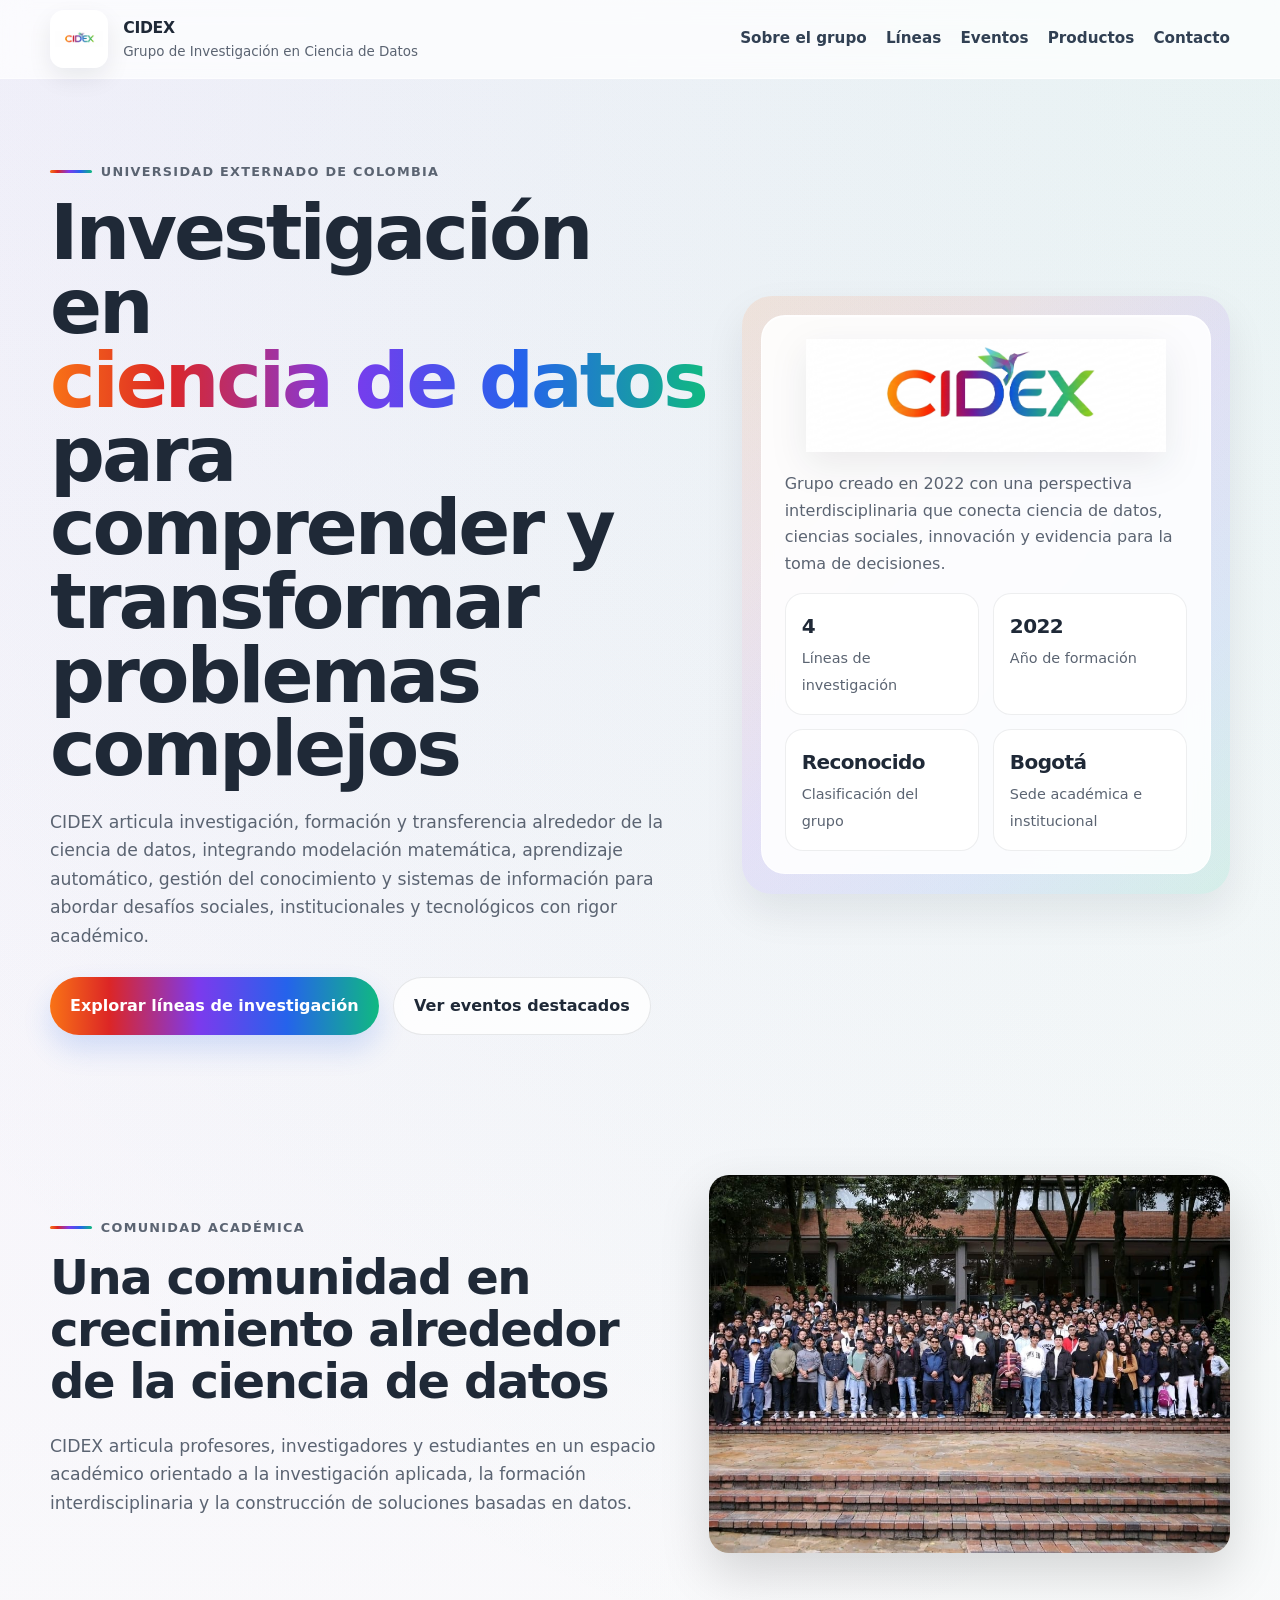
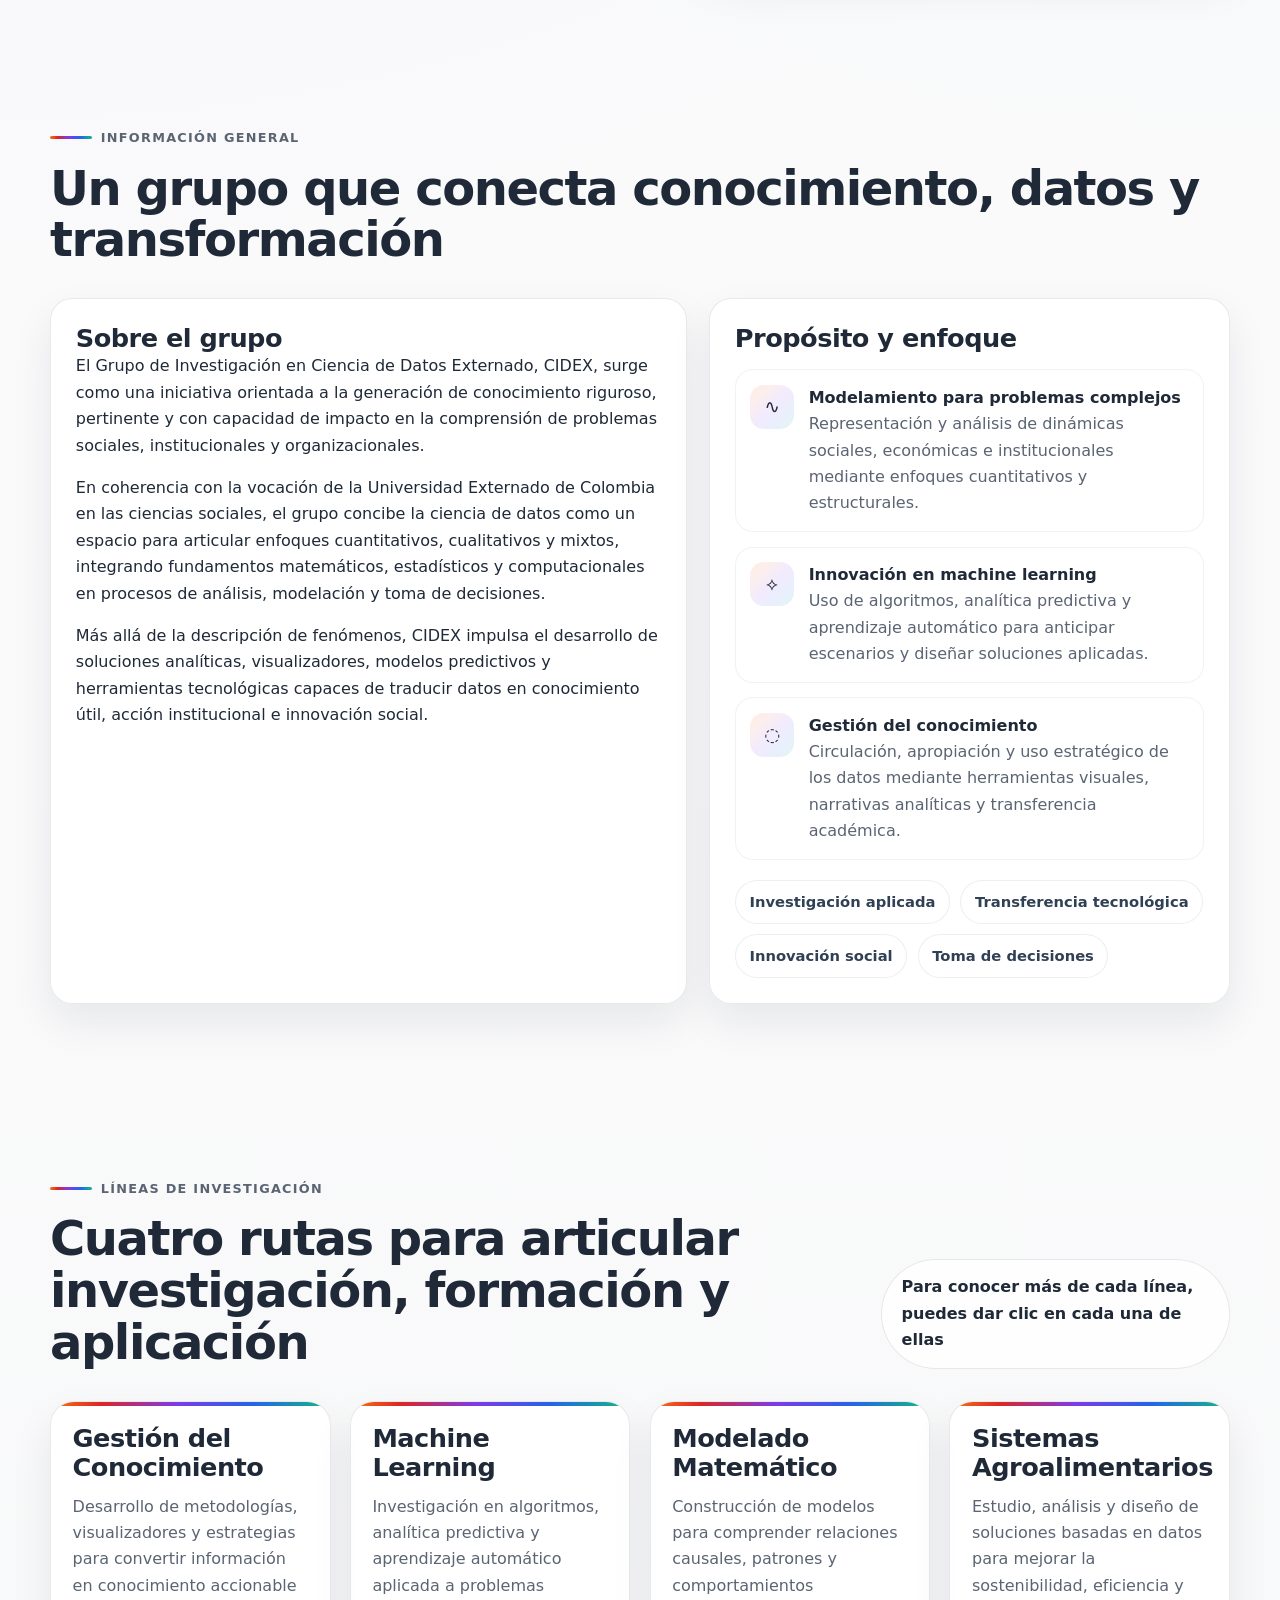
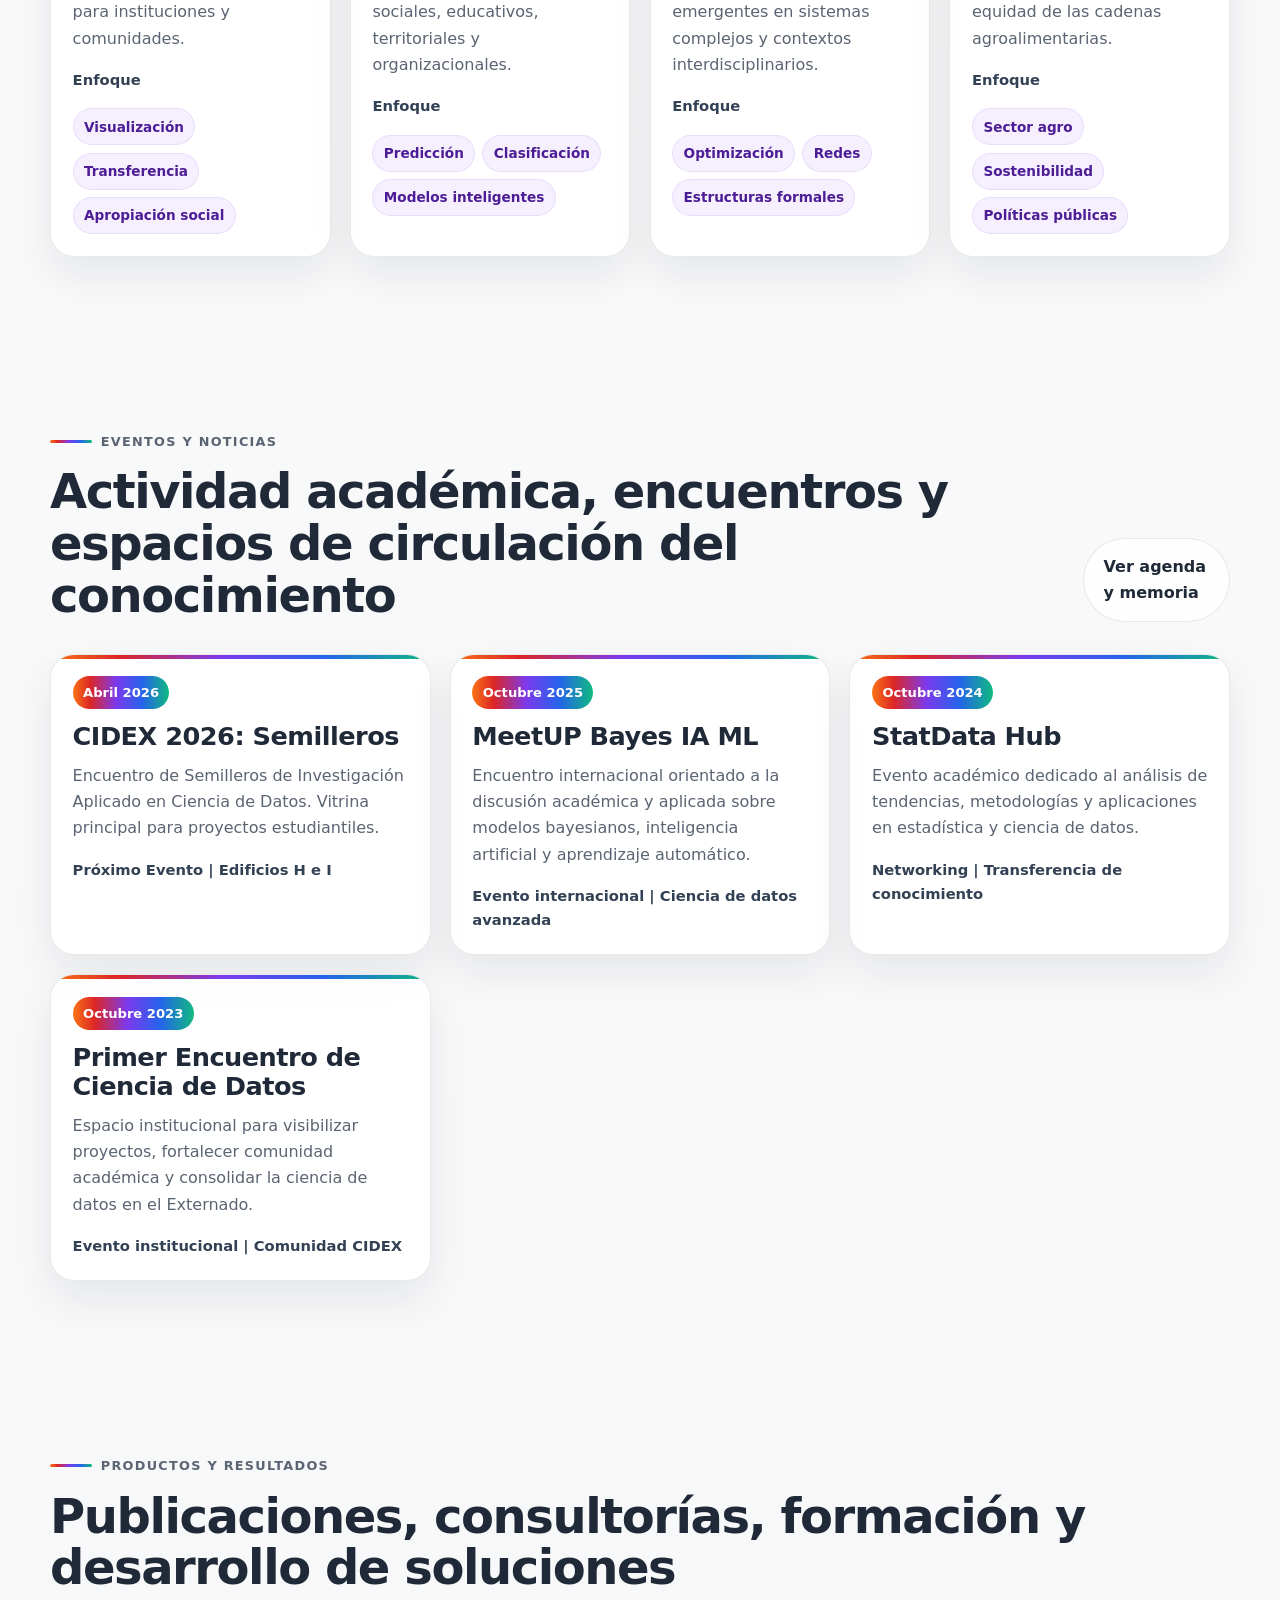
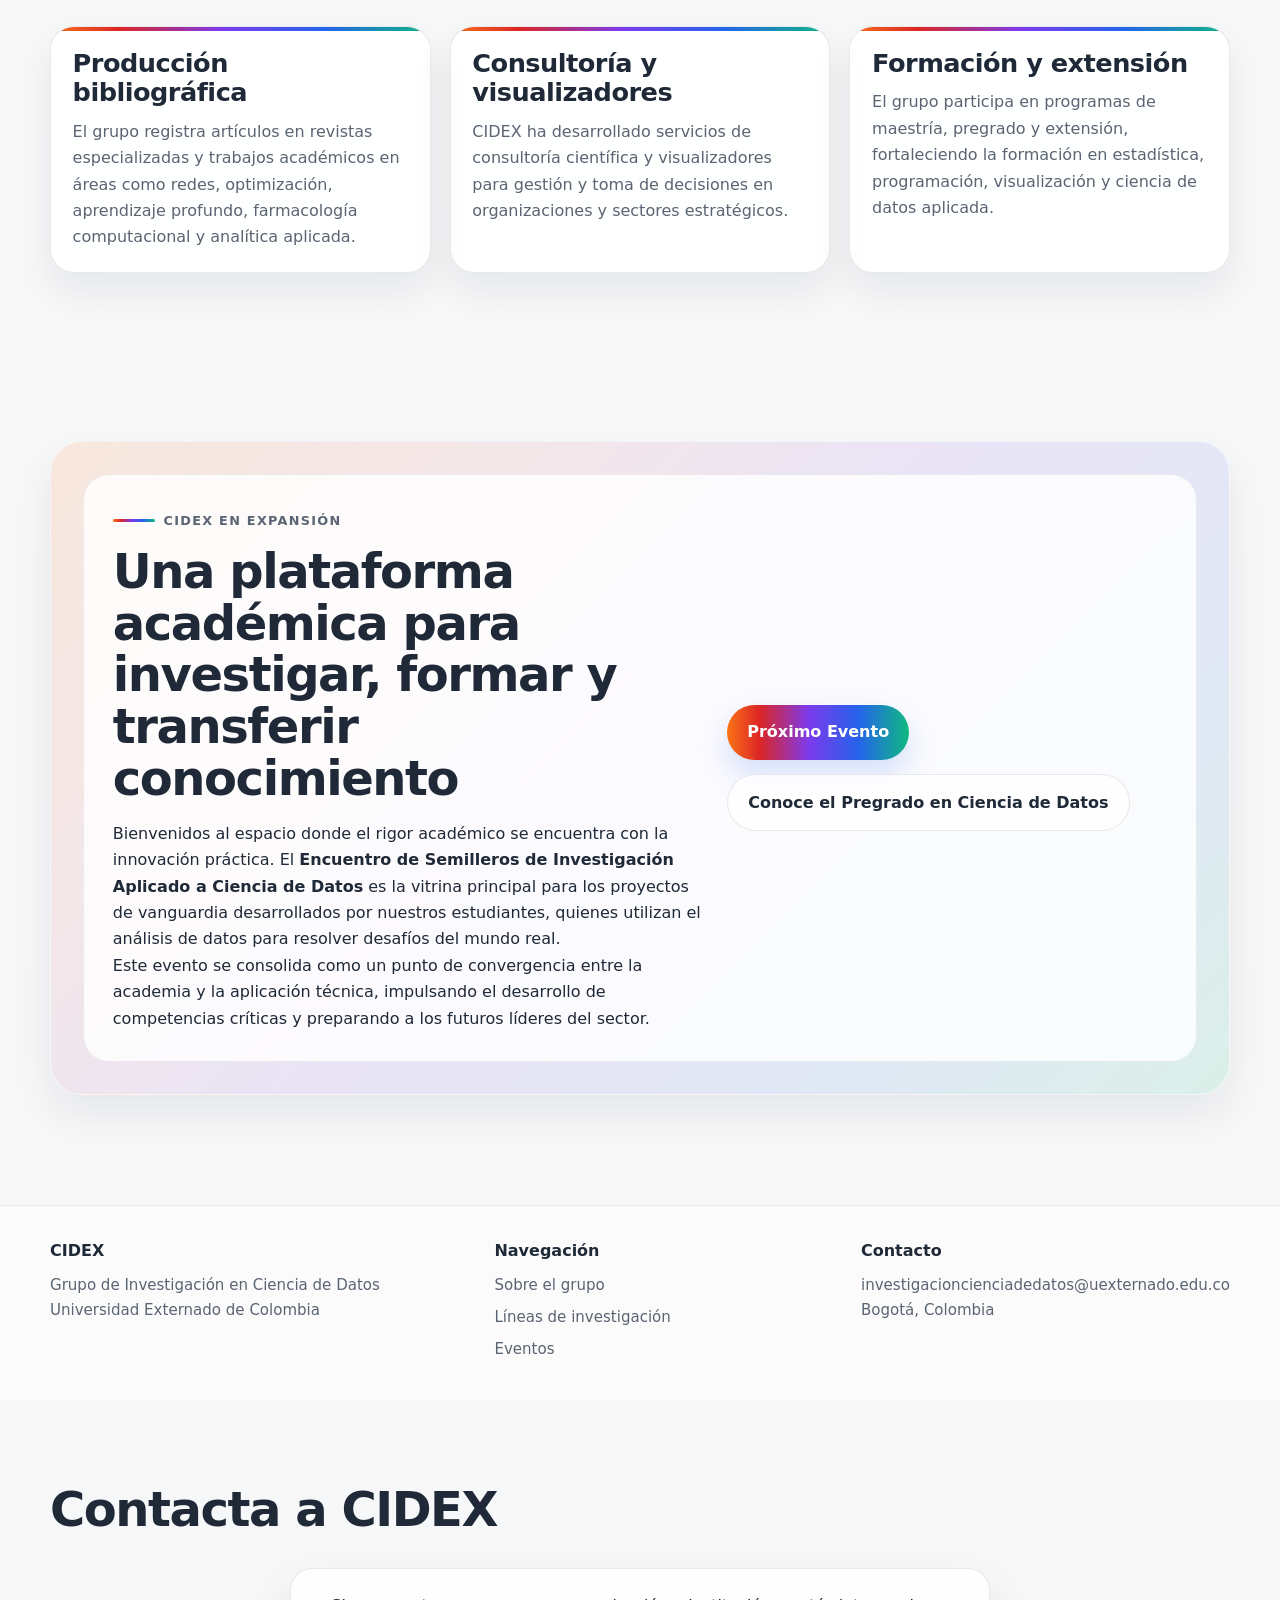
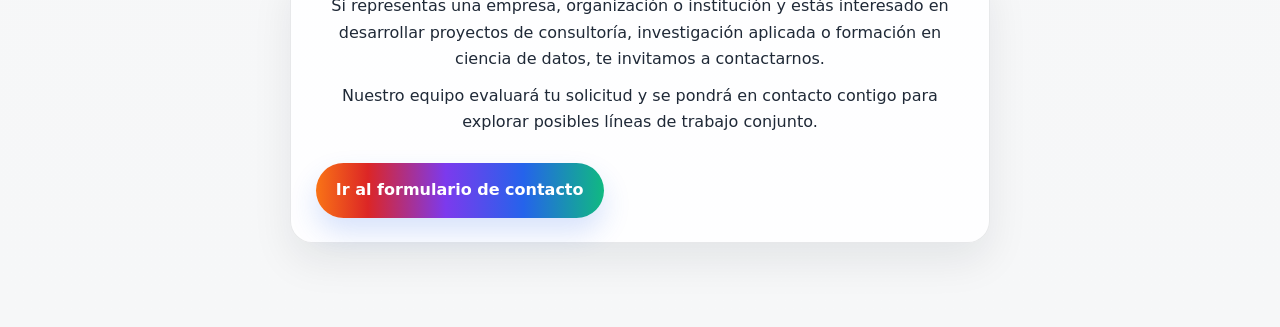
<file: index.html>
<!DOCTYPE html>
<html lang="es">

<head>
    <meta charset="UTF-8" />
    <meta name="viewport" content="width=device-width, initial-scale=1.0" />
    <title>CIDEX | Grupo de Investigación en Ciencia de Datos</title>
    <meta name="description"
        content="CIDEX, Grupo de Investigación en Ciencia de Datos de la Universidad Externado de Colombia." />
    <style>
        :root {
            --cidex-orange: #f97316;
            --cidex-red: #dc2626;
            --cidex-purple: #7c3aed;
            --cidex-blue: #2563eb;
            --cidex-green: #10b981;
            --text: #1f2937;
            --muted: #5b6472;
            --bg: #f6f7f8;
            --surface: rgba(255, 255, 255, 0.88);
            --border: rgba(31, 41, 55, 0.10);
            --shadow: 0 18px 40px rgba(15, 23, 42, 0.08);
            --radius: 22px;
            --gradient: linear-gradient(90deg, #f97316 0%, #dc2626 18%, #7c3aed 45%, #2563eb 72%, #10b981 100%);
            --gradient-soft: linear-gradient(135deg, rgba(249, 115, 22, 0.12), rgba(220, 38, 38, 0.08), rgba(124, 58, 237, 0.10), rgba(37, 99, 235, 0.10), rgba(16, 185, 129, 0.12));
            --max: 1180px;
        }

        * {
            box-sizing: border-box;
        }

        html {
            scroll-behavior: smooth;
        }

        body {
            margin: 0;
            font-family: Inter, ui-sans-serif, system-ui, -apple-system, BlinkMacSystemFont, "Segoe UI", sans-serif;
            color: var(--text);
            background:
                radial-gradient(circle at top left, rgba(124, 58, 237, 0.06), transparent 28%),
                radial-gradient(circle at top right, rgba(16, 185, 129, 0.07), transparent 26%),
                linear-gradient(180deg, #fbfbfc 0%, var(--bg) 100%);
            line-height: 1.65;
        }

        img {
            max-width: 100%;
            display: block;
        }

        a {
            color: inherit;
            text-decoration: none;
        }

        .container {
            width: min(calc(100% - 2rem), var(--max));
            margin: 0 auto;
        }

        .section {
            padding: 84px 0;
        }

        .section-header {
            display: flex;
            align-items: end;
            justify-content: space-between;
            gap: 1rem;
            margin-bottom: 2rem;
        }

        .eyebrow {
            display: inline-flex;
            align-items: center;
            gap: 0.55rem;
            font-size: 0.8rem;
            letter-spacing: 0.1em;
            text-transform: uppercase;
            color: var(--muted);
            margin-bottom: 0.9rem;
            font-weight: 700;
        }

        .eyebrow::before {
            content: "";
            width: 42px;
            height: 3px;
            border-radius: 999px;
            background: var(--gradient);
        }

        h1,
        h2,
        h3,
        h4,
        p {
            margin: 0;
        }

        h1 {
            font-size: clamp(2.7rem, 6vw, 5.2rem);
            line-height: 0.96;
            letter-spacing: -0.04em;
            font-weight: 800;
        }

        h2 {
            font-size: clamp(1.9rem, 4vw, 3rem);
            line-height: 1.08;
            letter-spacing: -0.03em;
            font-weight: 800;
        }

        h3 {
            font-size: clamp(1.2rem, 2.5vw, 1.6rem);
            line-height: 1.15;
            letter-spacing: -0.02em;
            font-weight: 800;
        }

        .lead {
            font-size: 1.08rem;
            color: var(--muted);
            max-width: 760px;
        }

        .site-header {
            position: sticky;
            top: 0;
            z-index: 30;
            backdrop-filter: blur(14px);
            background: rgba(255, 255, 255, 0.72);
            border-bottom: 1px solid rgba(255, 255, 255, 0.55);
        }

        .nav-wrap {
            display: flex;
            align-items: center;
            justify-content: space-between;
            gap: 1rem;
            min-height: 78px;
        }

        .brand {
            display: flex;
            align-items: center;
            gap: 0.95rem;
            min-width: 0;
        }

        .brand img {
            width: 58px;
            height: 58px;
            object-fit: contain;
            border-radius: 14px;
            background: rgba(255, 255, 255, 0.88);
            box-shadow: 0 10px 24px rgba(15, 23, 42, 0.08);
            padding: 0.28rem;
        }

        .brand-text {
            min-width: 0;
        }

        .brand-title {
            font-size: 0.98rem;
            font-weight: 800;
            letter-spacing: -0.02em;
            white-space: nowrap;
        }

        .brand-subtitle {
            font-size: 0.84rem;
            color: var(--muted);
            white-space: nowrap;
            overflow: hidden;
            text-overflow: ellipsis;
        }

        .nav {
            display: flex;
            gap: 1.2rem;
            align-items: center;
            flex-wrap: wrap;
            justify-content: flex-end;
            font-size: 0.95rem;
            color: #314053;
        }

        .nav a {
            position: relative;
            padding: 0.3rem 0;
            font-weight: 600;
        }

        .nav a::after {
            content: "";
            position: absolute;
            left: 0;
            bottom: -0.1rem;
            width: 100%;
            height: 2px;
            border-radius: 999px;
            background: var(--gradient);
            transform: scaleX(0);
            transform-origin: left;
            transition: transform 0.22s ease;
        }

        .nav a:hover::after,
        .nav a:focus-visible::after {
            transform: scaleX(1);
        }

        .hero {
            padding: 76px 0 56px;
        }

        .hero-grid {
            display: grid;
            grid-template-columns: 1.15fr 0.85fr;
            gap: 2rem;
            align-items: center;
        }

        .hero-title span {
            background: var(--gradient);
            -webkit-background-clip: text;
            background-clip: text;
            color: transparent;
            display: inline-block;
        }

        .hero-copy {
            margin-top: 1.35rem;
            font-size: 1.08rem;
            color: var(--muted);
            max-width: 760px;
        }

        .hero-actions {
            display: flex;
            gap: 0.9rem;
            flex-wrap: wrap;
            margin-top: 1.7rem;
        }

        .button,
        .button-secondary {
            display: inline-flex;
            align-items: center;
            justify-content: center;
            gap: 0.55rem;
            padding: 0.9rem 1.25rem;
            border-radius: 999px;
            font-weight: 700;
            transition: transform 0.18s ease, box-shadow 0.18s ease, background 0.18s ease;
        }

        .button {
            color: white;
            background: var(--gradient);
            box-shadow: 0 14px 28px rgba(37, 99, 235, 0.18);
        }

        .button-secondary {
            background: rgba(255, 255, 255, 0.78);
            border: 1px solid var(--border);
            color: var(--text);
        }

        .button:hover,
        .button-secondary:hover {
            transform: translateY(-2px);
        }

        .hero-panel {
            position: relative;
            padding: 1.2rem;
            border-radius: 30px;
            background: var(--gradient-soft);
            box-shadow: var(--shadow);
            overflow: hidden;
        }

        .hero-card {
            position: relative;
            background: var(--surface);
            border: 1px solid rgba(255, 255, 255, 0.72);
            border-radius: 24px;
            padding: 1.4rem;
            backdrop-filter: blur(12px);
            box-shadow: inset 0 1px 0 rgba(255, 255, 255, 0.7);
        }

        .hero-logo {
            width: min(100%, 360px);
            margin: 0 auto 1.2rem;
            filter: drop-shadow(0 12px 18px rgba(15, 23, 42, 0.08));
        }

        .hero-stats {
            display: grid;
            grid-template-columns: repeat(2, minmax(0, 1fr));
            gap: 0.85rem;
            margin-top: 1rem;
        }

        .stat {
            border-radius: 18px;
            background: rgba(255, 255, 255, 0.84);
            padding: 1rem;
            border: 1px solid rgba(31, 41, 55, 0.08);
        }

        .stat strong {
            display: block;
            font-size: 1.25rem;
            margin-bottom: 0.15rem;
            letter-spacing: -0.03em;
        }

        .stat span {
            font-size: 0.9rem;
            color: var(--muted);
        }

        .grid-2 {
            display: grid;
            grid-template-columns: 1.1fr 0.9fr;
            gap: 1.4rem;
        }

        .card {
            background: var(--surface);
            border: 1px solid var(--border);
            border-radius: var(--radius);
            padding: 1.55rem;
            box-shadow: var(--shadow);
        }

        .card p+p {
            margin-top: 1rem;
        }

        .pill-row {
            display: flex;
            flex-wrap: wrap;
            gap: 0.65rem;
            margin-top: 1.25rem;
        }

        .pill {
            display: inline-flex;
            align-items: center;
            border-radius: 999px;
            padding: 0.55rem 0.85rem;
            background: rgba(255, 255, 255, 0.82);
            border: 1px solid rgba(31, 41, 55, 0.08);
            font-size: 0.92rem;
            font-weight: 600;
            color: #304055;
        }

        .highlight-list {
            display: grid;
            gap: 0.9rem;
            margin-top: 1rem;
        }

        .highlight-item {
            display: grid;
            grid-template-columns: 44px 1fr;
            gap: 0.9rem;
            align-items: start;
            padding: 0.9rem;
            border-radius: 18px;
            background: rgba(255, 255, 255, 0.72);
            border: 1px solid rgba(31, 41, 55, 0.06);
        }

        .highlight-icon {
            width: 44px;
            height: 44px;
            border-radius: 14px;
            background: var(--gradient-soft);
            display: grid;
            place-items: center;
            font-size: 1.15rem;
        }

        .cards-4,
        .cards-3 {
            display: grid;
            gap: 1.2rem;
        }

        .cards-4 {
            grid-template-columns: repeat(4, minmax(0, 1fr));
        }

        .cards-3 {
            grid-template-columns: repeat(3, minmax(0, 1fr));
        }

        .line-card,
        .news-card,
        .product-card {
            background: var(--surface);
            border: 1px solid var(--border);
            border-radius: 24px;
            padding: 1.35rem;
            box-shadow: var(--shadow);
            position: relative;
            overflow: hidden;
        }

        .line-card::before,
        .news-card::before,
        .product-card::before {
            content: "";
            position: absolute;
            inset: 0 auto auto 0;
            width: 100%;
            height: 4px;
            background: var(--gradient);
        }

        .line-card p,
        .news-card p,
        .product-card p {
            color: var(--muted);
            margin-top: 0.7rem;
        }

        .line-meta,
        .news-meta {
            margin-top: 1rem;
            font-size: 0.92rem;
            color: #334155;
            font-weight: 600;
        }

        .professors {
            margin-top: 1rem;
            display: flex;
            flex-wrap: wrap;
            gap: 0.45rem;
        }

        .professors span {
            font-size: 0.85rem;
            border-radius: 999px;
            padding: 0.4rem 0.65rem;
            background: rgba(124, 58, 237, 0.08);
            border: 1px solid rgba(124, 58, 237, 0.10);
            color: #4c1d95;
            font-weight: 600;
        }

        .news-date {
            display: inline-flex;
            margin-bottom: 0.8rem;
            padding: 0.35rem 0.65rem;
            border-radius: 999px;
            font-size: 0.82rem;
            font-weight: 700;
            color: white;
            background: var(--gradient);
        }

        .cta {
            padding: 84px 0 110px;
        }

        .cta-box {
            border-radius: 32px;
            padding: 2rem;
            background: var(--gradient-soft);
            box-shadow: var(--shadow);
            border: 1px solid rgba(255, 255, 255, 0.55);
        }

        .cta-inner {
            display: grid;
            grid-template-columns: 1.15fr 0.85fr;
            gap: 1.2rem;
            align-items: center;
            background: rgba(255, 255, 255, 0.82);
            border-radius: 26px;
            padding: 1.8rem;
            border: 1px solid rgba(31, 41, 55, 0.08);
        }

        .site-footer {
            padding: 32px 0 38px;
            border-top: 1px solid rgba(31, 41, 55, 0.08);
            background: rgba(255, 255, 255, 0.55);
        }

        .footer-grid {
            display: grid;
            grid-template-columns: 1.1fr 0.9fr 0.9fr;
            gap: 1rem;
            align-items: start;
        }

        .footer-title {
            font-weight: 800;
            margin-bottom: 0.55rem;
        }

        .footer-note,
        .footer-links a {
            color: var(--muted);
            font-size: 0.94rem;
        }

        .footer-links {
            display: grid;
            gap: 0.45rem;
        }

        .muted {
            color: var(--muted);
        }

        @media (max-width: 1080px) {

            .hero-grid,
            .grid-2,
            .cta-inner,
            .footer-grid,
            .cards-4,
            .cards-3 {
                grid-template-columns: 1fr;
            }

            .nav-wrap {
                align-items: flex-start;
                flex-direction: column;
                padding: 1rem 0;
            }

            .nav {
                width: 100%;
                justify-content: flex-start;
            }
        }

        @media (max-width: 720px) {
            .section {
                padding: 68px 0;
            }

            .hero {
                padding-top: 48px;
            }

            .hero-stats {
                grid-template-columns: 1fr;
            }

            .brand img {
                width: 52px;
                height: 52px;
            }

            .brand-title {
                white-space: normal;
            }

            .brand-subtitle {
                white-space: normal;
            }

            .section-header {
                align-items: flex-start;
                flex-direction: column;
            }

            .cta-box {
                padding: 1rem;
            }

            .cta-inner {
                padding: 1.25rem;
            }
        }

        .community-image {
            margin-top: 1.8rem;
            border-radius: 20px;
            overflow: hidden;
            box-shadow: 0 20px 50px rgba(0, 0, 0, 0.15);

            max-width: 700px;
            /* 👈 controla tamaño */
            margin-left: auto;
            margin-right: auto;
            /* 👈 la centra */
        }

        .community-image img {
            width: 100%;
            height: auto;
            display: block;
        }
    </style>
</head>

<body>
    <header class="site-header">
        <div class="container nav-wrap">
            <a href="#inicio" class="brand" aria-label="Ir al inicio de CIDEX">
                <img src="cidex.png" alt="Logo CIDEX" />
                <div class="brand-text">
                    <div class="brand-title">CIDEX</div>
                    <div class="brand-subtitle">Grupo de Investigación en Ciencia de Datos</div>
                </div>
            </a>

            <nav class="nav" aria-label="Navegación principal">
                <a href="#sobre">Sobre el grupo</a>
                <a href="#lineas">Líneas</a>
                <a href="#eventos">Eventos</a>
                <a href="#productos">Productos</a>
                <a href="#contacto">Contacto</a>
            </nav>
        </div>
    </header>

    <main id="inicio">
        <section class="hero">
            <div class="container hero-grid">
                <div>
                    <div class="eyebrow">Universidad Externado de Colombia</div>
                    <h1 class="hero-title">Investigación en <span>ciencia de datos</span> para comprender y transformar
                        problemas complejos</h1>
                    <p class="hero-copy">
                        CIDEX articula investigación, formación y transferencia alrededor de la ciencia de datos,
                        integrando modelación matemática, aprendizaje automático, gestión del conocimiento y sistemas
                        de información para abordar desafíos sociales, institucionales y tecnológicos con rigor
                        académico.
                    </p>
                    <div class="hero-actions">
                        <a class="button" href="#lineas">Explorar líneas de investigación</a>
                        <a class="button-secondary" href="#eventos">Ver eventos destacados</a>
                    </div>
                </div>

                <div class="hero-panel">
                    <div class="hero-card">
                        <img class="hero-logo" src="cidex.png" alt="Identidad gráfica de CIDEX" />
                        <p class="muted">
                            Grupo creado en 2022 con una perspectiva interdisciplinaria que conecta ciencia de datos,
                            ciencias sociales, innovación y evidencia para la toma de decisiones.
                        </p>
                        <div class="hero-stats">
                            <div class="stat">
                                <strong>4</strong>
                                <span>Líneas de investigación</span>
                            </div>
                            <div class="stat">
                                <strong>2022</strong>
                                <span>Año de formación</span>
                            </div>
                            <div class="stat">
                                <strong>Reconocido</strong>
                                <span>Clasificación del grupo</span>
                            </div>
                            <div class="stat">
                                <strong>Bogotá</strong>
                                <span>Sede académica e institucional</span>
                            </div>
                        </div>
                    </div>
                </div>
            </div>
        </section>

        <section class="community section">
            <div class="container">
                <div class="grid-2" style="align-items: center;">
                    <div>
                        <div class="eyebrow">Comunidad académica</div>
                        <h2>Una comunidad en crecimiento alrededor de la ciencia de datos</h2>

                        <p class="lead" style="margin-top: 1.5rem;">
                            CIDEX articula profesores, investigadores y estudiantes en un espacio académico
                            orientado a la investigación aplicada, la formación interdisciplinaria y la
                            construcción de soluciones basadas en datos.
                        </p>
                    </div>

                    <div class="community-image" style="margin-top: 0; max-width: 100%;">
                        <img src="cd2026.jpeg" alt="Comunidad CIDEX">
                    </div>
                </div>
            </div>
        </section>

        <section id="sobre" class="section">
            <div class="container">
                <div class="section-header">
                    <div>
                        <div class="eyebrow">Información general</div>
                        <h2>Un grupo que conecta conocimiento, datos y transformación</h2>
                    </div>
                </div>

                <div class="grid-2">
                    <article class="card">
                        <h3>Sobre el grupo</h3>
                        <p>
                            El Grupo de Investigación en Ciencia de Datos Externado, CIDEX, surge como una iniciativa
                            orientada a la generación de conocimiento riguroso, pertinente y con capacidad de impacto en
                            la
                            comprensión de problemas sociales, institucionales y organizacionales.
                        </p>
                        <p>
                            En coherencia con la vocación de la Universidad Externado de Colombia en las ciencias
                            sociales,
                            el grupo concibe la ciencia de datos como un espacio para articular enfoques cuantitativos,
                            cualitativos y mixtos, integrando fundamentos matemáticos, estadísticos y computacionales en
                            procesos de análisis, modelación y toma de decisiones.
                        </p>
                        <p>
                            Más allá de la descripción de fenómenos, CIDEX impulsa el desarrollo de soluciones
                            analíticas,
                            visualizadores, modelos predictivos y herramientas tecnológicas capaces de traducir datos en
                            conocimiento útil, acción institucional e innovación social.
                        </p>
                    </article>

                    <article class="card">
                        <h3>Propósito y enfoque</h3>
                        <div class="highlight-list">
                            <div class="highlight-item">
                                <div class="highlight-icon">∿</div>
                                <div>
                                    <strong>Modelamiento para problemas complejos</strong>
                                    <p class="muted">Representación y análisis de dinámicas sociales, económicas e
                                        institucionales mediante enfoques cuantitativos y estructurales.</p>
                                </div>
                            </div>
                            <div class="highlight-item">
                                <div class="highlight-icon">⟡</div>
                                <div>
                                    <strong>Innovación en machine learning</strong>
                                    <p class="muted">Uso de algoritmos, analítica predictiva y aprendizaje automático
                                        para anticipar escenarios y diseñar soluciones aplicadas.</p>
                                </div>
                            </div>
                            <div class="highlight-item">
                                <div class="highlight-icon">◌</div>
                                <div>
                                    <strong>Gestión del conocimiento</strong>
                                    <p class="muted">Circulación, apropiación y uso estratégico de los datos mediante
                                        herramientas visuales, narrativas analíticas y transferencia académica.</p>
                                </div>
                            </div>
                        </div>
                        <div class="pill-row">
                            <span class="pill">Investigación aplicada</span>
                            <span class="pill">Transferencia tecnológica</span>
                            <span class="pill">Innovación social</span>
                            <span class="pill">Toma de decisiones</span>
                        </div>
                    </article>
                </div>
            </div>
        </section>

        <section id="lineas" class="section">
            <div class="container">

                <div class="section-header">
                    <div>
                        <div class="eyebrow">Líneas de investigación</div>
                        <h2>Cuatro rutas para articular investigación, formación y aplicación</h2>
                    </div>
                    <a class="button-secondary" href="lineas/index.html">Para conocer más de cada línea, puedes dar clic
                        en cada una de ellas</a>
                </div>

                <div class="cards-4">
                    <a class="line-card" href="gestion-del-conocimiento.html">
                        <h3>Gestión del Conocimiento</h3>
                        <p>
                            Desarrollo de metodologías, visualizadores y estrategias para convertir información en
                            conocimiento accionable para instituciones y comunidades.
                        </p>
                        <div class="line-meta">Enfoque</div>
                        <div class="professors">
                            <span>Visualización</span>
                            <span>Transferencia</span>
                            <span>Apropiación social</span>
                        </div>
                    </a>

                    <a class="line-card" href="machine-learning.html">
                        <h3>Machine Learning</h3>
                        <p>
                            Investigación en algoritmos, analítica predictiva y aprendizaje automático aplicada a
                            problemas sociales, educativos, territoriales y organizacionales.
                        </p>
                        <div class="line-meta">Enfoque</div>
                        <div class="professors">
                            <span>Predicción</span>
                            <span>Clasificación</span>
                            <span>Modelos inteligentes</span>
                        </div>
                    </a>

                    <a class="line-card" href="modelado-matematico.html">
                        <h3>Modelado Matemático</h3>
                        <p>
                            Construcción de modelos para comprender relaciones causales, patrones y comportamientos
                            emergentes en sistemas complejos y contextos interdisciplinarios.
                        </p>
                        <div class="line-meta">Enfoque</div>
                        <div class="professors">
                            <span>Optimización</span>
                            <span>Redes</span>
                            <span>Estructuras formales</span>
                        </div>
                    </a>

                    <a class="line-card" href="sistemas-agroalimentarios.html">
                        <h3>Sistemas Agroalimentarios</h3>
                        <p>
                            Estudio, análisis y diseño de soluciones basadas en datos para mejorar la sostenibilidad,
                            eficiencia y equidad de las cadenas agroalimentarias.
                        </p>
                        <div class="line-meta">Enfoque</div>
                        <div class="professors">
                            <span>Sector agro</span>
                            <span>Sostenibilidad</span>
                            <span>Políticas públicas</span>
                        </div>
                    </a>
                </div>
            </div>
        </section>

        <section id="eventos" class="section">
            <div class="container">
                <div class="section-header">
                    <div>
                        <div class="eyebrow">Eventos y noticias</div>
                        <h2>Actividad académica, encuentros y espacios de circulación del conocimiento</h2>
                    </div>
                    <a class="button-secondary" href="eventos/index.html">Ver agenda y memoria</a>
                </div>

                <div class="cards-3">

                    <a class="news-card" href="evento.html">
                        <span class="news-date">Abril 2026</span>
                        <h3>CIDEX 2026: Semilleros</h3>
                        <p>
                            Encuentro de Semilleros de Investigación Aplicado en Ciencia de Datos. Vitrina principal
                            para proyectos estudiantiles.
                        </p>
                        <div class="news-meta">Próximo Evento | Edificios H e I</div>
                    </a>

                    <a class="news-card"
                        href="https://www.uexternado.edu.co/departamento-de-matematicas/inicia-el-congreso-meetup-bayes-ia-ml-donde-el-conocimiento-y-la-tecnología-se-encuentran/"
                        target="_blank">
                        <span class="news-date">Octubre 2025</span>
                        <h3>MeetUP Bayes IA ML</h3>
                        <p>
                            Encuentro internacional orientado a la discusión académica y aplicada sobre modelos
                            bayesianos, inteligencia artificial y aprendizaje automático.
                        </p>
                        <div class="news-meta">Evento internacional | Ciencia de datos avanzada</div>
                    </a>

                    <a class="news-card"
                        href="https://www.uexternado.edu.co/departamento-de-matematicas/statdata-hub-el-poder-de-los-datos-y-la-estadística-para-transformar-el-mundo/"
                        target="_blank">
                        <span class="news-date">Octubre 2024</span>
                        <h3>StatData Hub</h3>
                        <p>
                            Evento académico dedicado al análisis de tendencias, metodologías y aplicaciones en
                            estadística y ciencia de datos.
                        </p>
                        <div class="news-meta">Networking | Transferencia de conocimiento</div>
                    </a>

                    <a class="news-card"
                        href="https://www.uexternado.edu.co/departamento-de-matematicas/explorando-los-desafios-y-tendencias-en-el-primer-encuentro-de-ciencia-de-datos-del-externado/"
                        target="_blank">
                        <span class="news-date">Octubre 2023</span>
                        <h3>Primer Encuentro de Ciencia de Datos</h3>
                        <p>
                            Espacio institucional para visibilizar proyectos, fortalecer comunidad académica y
                            consolidar la ciencia de datos en el Externado.
                        </p>
                        <div class="news-meta">Evento institucional | Comunidad CIDEX</div>
                    </a>

                </div>
            </div>
        </section>

        <section id="productos" class="section">
            <div class="container">
                <div class="section-header">
                    <div>
                        <div class="eyebrow">Productos y resultados</div>
                        <h2>Publicaciones, consultorías, formación y desarrollo de soluciones</h2>
                    </div>
                </div>

                <div class="cards-3">
                    <article class="product-card">
                        <h3>Producción bibliográfica</h3>
                        <p>
                            El grupo registra artículos en revistas especializadas y trabajos académicos en áreas como
                            redes, optimización, aprendizaje profundo, farmacología computacional y analítica aplicada.
                        </p>
                    </article>

                    <article class="product-card">
                        <h3>Consultoría y visualizadores</h3>
                        <p>
                            CIDEX ha desarrollado servicios de consultoría científica y visualizadores para gestión y
                            toma de decisiones en organizaciones y sectores estratégicos.
                        </p>
                    </article>

                    <article class="product-card">
                        <h3>Formación y extensión</h3>
                        <p>
                            El grupo participa en programas de maestría, pregrado y extensión, fortaleciendo la
                            formación en estadística, programación, visualización y ciencia de datos aplicada.
                        </p>
                    </article>
                </div>
            </div>
        </section>

        <section class="cta">
            <div class="container">
                <div class="cta-box">
                    <div class="cta-inner">
                        <div>
                            <div class="eyebrow">CIDEX en expansión</div>
                            <h2>Una plataforma académica para investigar, formar y transferir conocimiento</h2>
                            <p class="lead" style="margin-top: 1rem;">
                            <p>
                                Bienvenidos al espacio donde el rigor académico se encuentra con la innovación práctica.
                                El <strong>Encuentro de Semilleros de Investigación Aplicado a Ciencia de Datos</strong>
                                es la vitrina principal para los proyectos de vanguardia desarrollados por nuestros
                                estudiantes, quienes utilizan el análisis de datos para resolver desafíos del mundo
                                real.
                            </p>
                            <p>
                                Este evento se consolida como un punto de convergencia entre la academia y la aplicación
                                técnica, impulsando el desarrollo de competencias críticas y preparando a los futuros
                                líderes del sector.
                            </p>
                            </p>
                        </div>
                        <div class="hero-actions" style="justify-content: flex-start; margin-top: 0;">
                            <a class="button" href="evento.html">Próximo Evento</a>
                            <a class="button-secondary"
                                href="https://www.uexternado.edu.co/departamento-de-matematicas/">Conoce el Pregrado en
                                Ciencia de Datos </a>
                        </div>
                    </div>
                </div>
            </div>
        </section>
    </main>

    <footer class="site-footer">
        <div class="container footer-grid">
            <div>
                <div class="footer-title">CIDEX</div>
                <p class="footer-note">Grupo de Investigación en Ciencia de Datos<br />Universidad Externado de Colombia
                </p>
            </div>
            <div>
                <div class="footer-title">Navegación</div>
                <div class="footer-links">
                    <a href="#sobre">Sobre el grupo</a>
                    <a href="#lineas">Líneas de investigación</a>
                    <a href="#eventos">Eventos</a>
                </div>
            </div>
            <div>
                <div class="footer-title">Contacto</div>
                <p class="footer-note">investigacioncienciadedatos@uexternado.edu.co</p>
                <p class="footer-note">Bogotá, Colombia</p>
            </div>
        </div>
    </footer>

    <section id="contacto" class="section">
        <div class="container">

            <div class="section-header">
                <h2>Contacta a CIDEX</h2>
            </div>

            <div class="card" style="max-width: 700px; margin: auto; text-align: center;">

                <p>
                    Si representas una empresa, organización o institución y estás interesado en
                    desarrollar proyectos de consultoría, investigación aplicada o formación en ciencia de datos,
                    te invitamos a contactarnos.
                </p>

                <p style="margin-top: 10px;">
                    Nuestro equipo evaluará tu solicitud y se pondrá en contacto contigo para explorar
                    posibles líneas de trabajo conjunto.
                </p>

                <div class="hero-actions">
                    <a class="button" href="https://forms.office.com/r/kUM6BjwU23" target="_blank">
                        Ir al formulario de contacto
                    </a>
                </div>

            </div>

        </div>
    </section>
</body>

</html>
</file>
